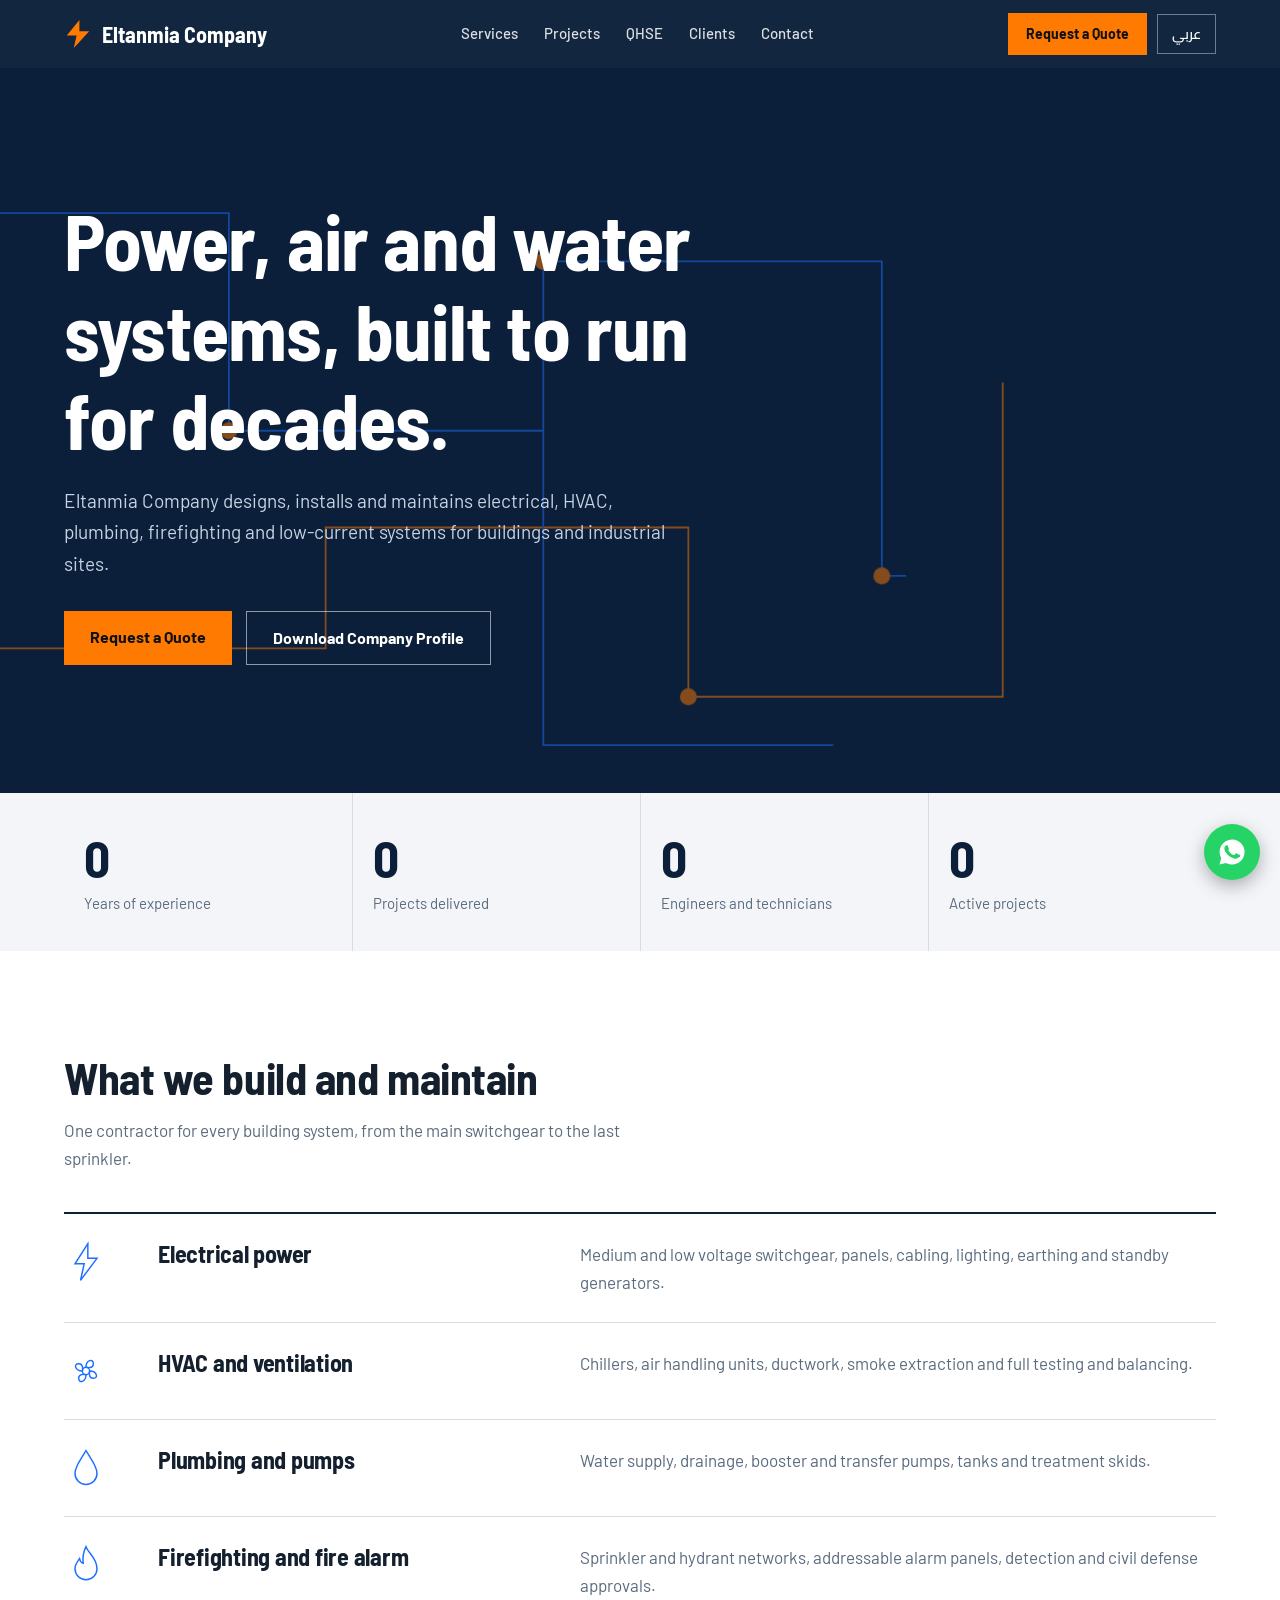
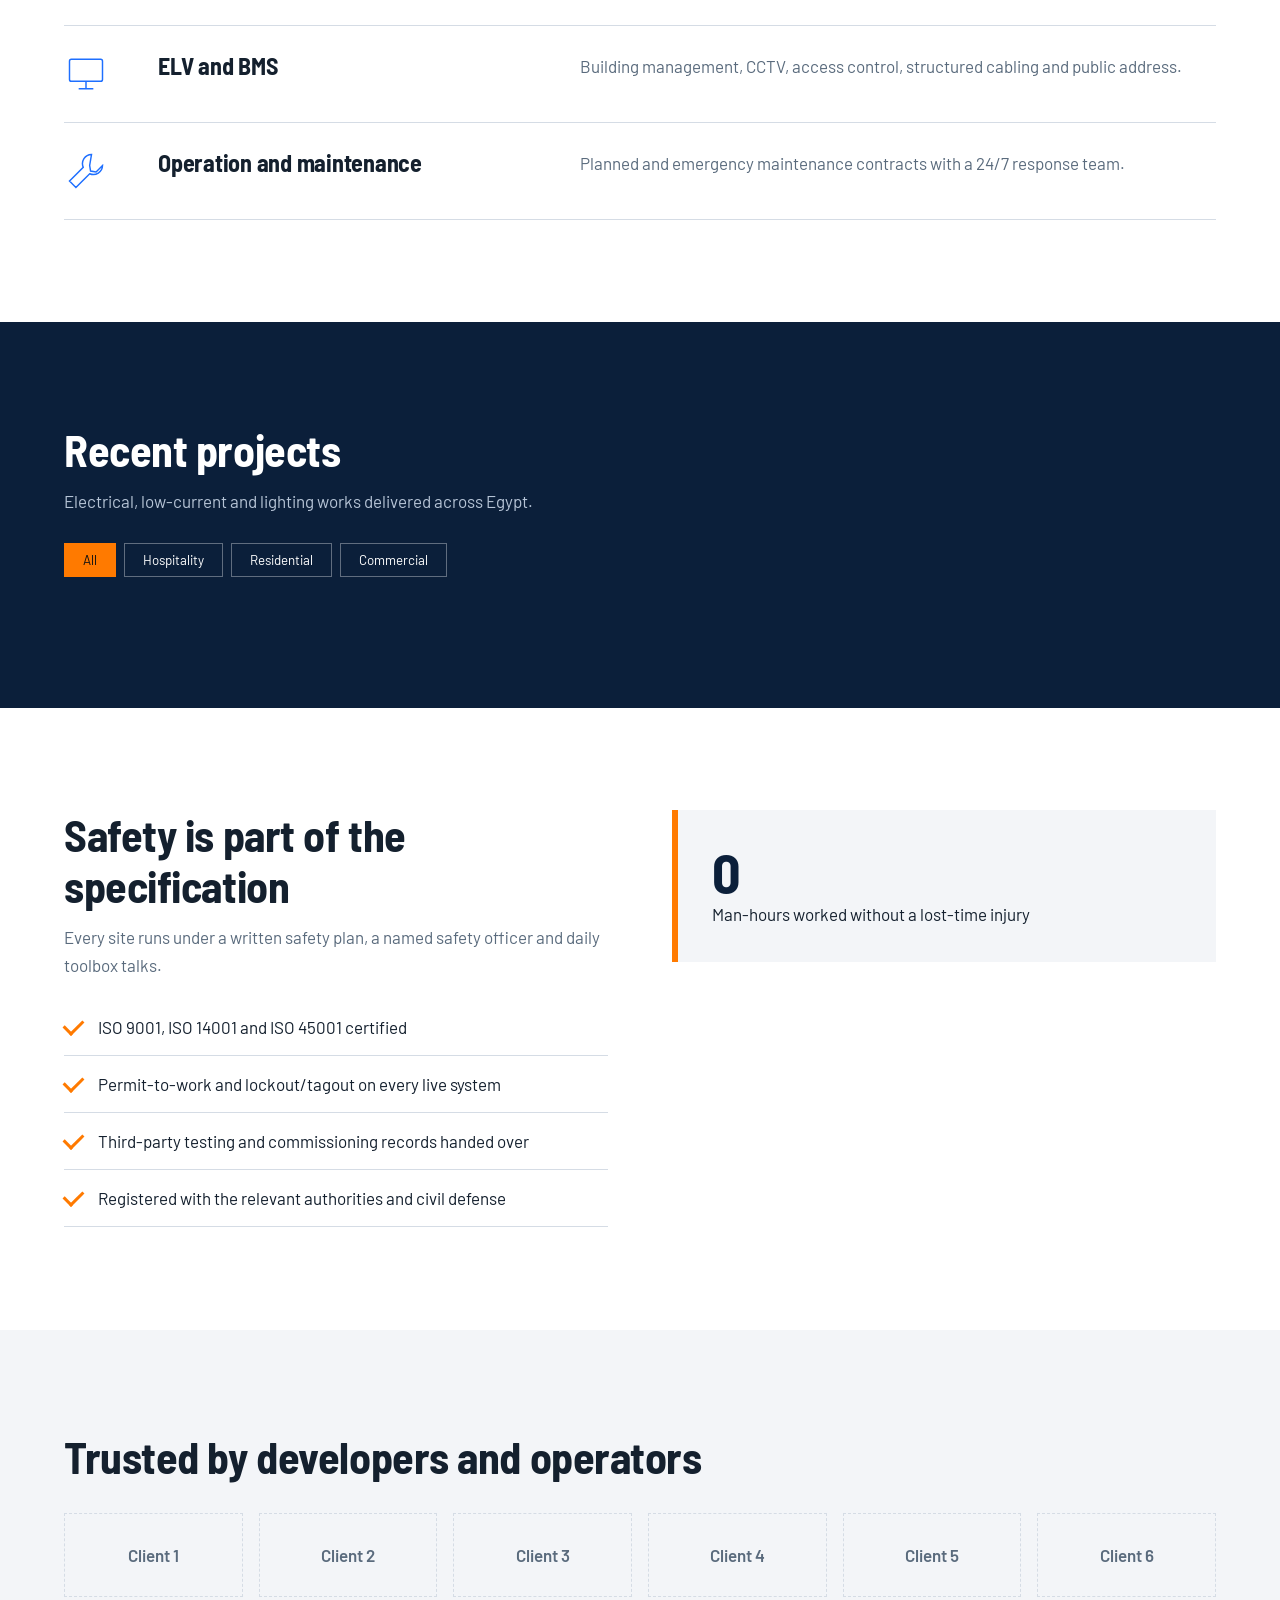
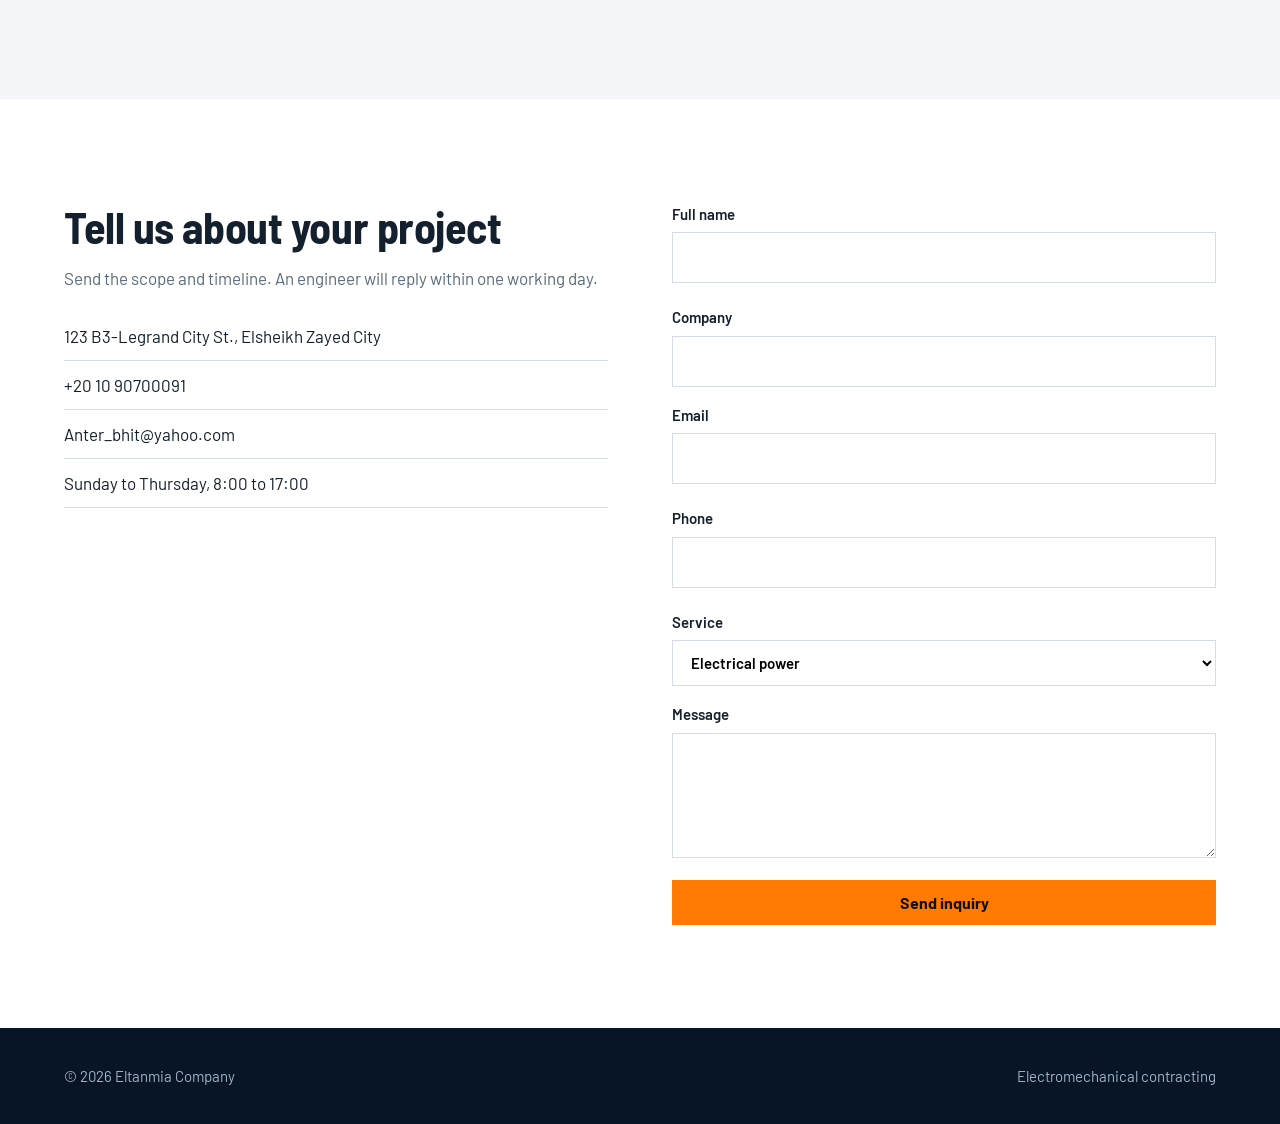
<file: eltamia.html>
<!DOCTYPE html>
<html lang="en" dir="ltr">
<head>
<meta charset="UTF-8">
<meta name="viewport" content="width=device-width, initial-scale=1">
<title>Eltanmia Company | Electromechanical Contracting</title>
<meta name="description" content="MEP and electromechanical contracting: electrical, HVAC, plumbing, firefighting, ELV and BMS.">
<link rel="alternate" hreflang="en" href="?lang=en">
<link rel="alternate" hreflang="ar" href="?lang=ar">
<link rel="preconnect" href="https://fonts.googleapis.com">
<link href="https://fonts.googleapis.com/css2?family=Barlow:wght@400;500;600;700&family=Barlow+Semi+Condensed:wght@600;700&family=Cairo:wght@400;600;700;800&display=swap" rel="stylesheet">
<script type="application/ld+json">{"@context":"https://schema.org","@type":"Organization","name":"Eltanmia Company","description":"Electromechanical contracting company"}</script>
<style>
:root{--navy:#0B1F3A;--navy2:#14304f;--blue:#1E6FFF;--orange:#FF7A00;--paper:#F3F5F8;--ink:#14202e;--mute:#5a6b7d;--line:#d5dce5;--pad:clamp(20px,5vw,72px)}
*{box-sizing:border-box;margin:0;padding:0}
html{scroll-behavior:smooth}
body{font-family:'Barlow','Cairo',sans-serif;color:var(--ink);background:#fff;line-height:1.65;font-size:17px}
html[lang=ar] body,html[lang=ar] h1,html[lang=ar] h2,html[lang=ar] h3{font-family:'Cairo',sans-serif}
h1,h2,h3{font-family:'Barlow Semi Condensed','Cairo',sans-serif;line-height:1.15;letter-spacing:-.01em}
a{color:inherit;text-decoration:none}
:focus-visible{outline:3px solid var(--orange);outline-offset:2px}
.wrap{padding-inline:var(--pad);max-width:1320px;margin-inline:auto}
section{padding-block:clamp(56px,8vw,104px)}
h2{font-size:clamp(28px,4vw,44px);margin-bottom:12px}
.lead{color:var(--mute);max-width:62ch}

/* header */
header{position:sticky;top:0;z-index:50;background:rgba(11,31,58,.97);color:#fff;backdrop-filter:blur(6px)}
.bar{display:flex;align-items:center;justify-content:space-between;gap:16px;height:68px}
.logo{font:700 22px 'Barlow Semi Condensed','Cairo';display:flex;align-items:center;gap:10px}
.logo i{width:28px;height:28px;background:var(--orange);display:inline-block;clip-path:polygon(55% 0,10% 55%,45% 55%,35% 100%,90% 40%,55% 40%)}
nav{display:flex;gap:26px;font-size:15px;font-weight:500}
nav a{opacity:.85;padding-block:6px;border-block-end:2px solid transparent}
nav a:hover{opacity:1;border-color:var(--orange)}
.tools{display:flex;gap:10px;align-items:center}
.lang{border:1px solid rgba(255,255,255,.4);background:none;color:#fff;padding:6px 14px;cursor:pointer;font:600 14px 'Cairo','Barlow'}
.lang:hover{background:#fff;color:var(--navy)}
.menu{display:none;background:none;border:0;color:#fff;font-size:26px;cursor:pointer}
.btn{display:inline-block;background:var(--orange);color:#111;font-weight:700;padding:13px 26px;border:0;cursor:pointer;font-size:16px;font-family:inherit}
.btn:hover{background:#ff9230}
.btn.ghost{background:none;color:#fff;border:1.5px solid rgba(255,255,255,.55)}
.btn.ghost:hover{background:rgba(255,255,255,.12)}

.hero{background:var(--navy);color:#fff;position:relative;overflow:hidden;padding-block:clamp(64px,10vw,130px)}
.hero svg{position:absolute;inset:0;width:100%;height:100%;opacity:.5}
.hero path{fill:none;stroke:var(--blue);stroke-width:1.5;stroke-dasharray:1400;stroke-dashoffset:1400;animation:draw 3.2s ease forwards}
.hero path.o{stroke:var(--orange);animation-delay:.6s}
.hero circle{fill:var(--orange);opacity:0;animation:pop .4s 2.6s forwards}
@keyframes draw{to{stroke-dashoffset:0}}@keyframes pop{to{opacity:1}}
.hero .wrap{position:relative}
.hero h1{font-size:clamp(38px,6.4vw,78px);max-width:16ch;margin-bottom:20px}
.hero p{max-width:56ch;font-size:19px;color:#c6d3e3;margin-bottom:32px}
.hero .cta{display:flex;gap:14px;flex-wrap:wrap}

.stats{background:var(--paper);padding-block:0}
.stats .wrap{display:grid;grid-template-columns:repeat(4,1fr)}
.stat{padding:34px 20px;border-inline-start:1px solid var(--line)}
.stat:first-child{border-inline-start:0}
.stat b{display:block;font:700 clamp(34px,4vw,52px) 'Barlow Semi Condensed';color:var(--navy)}
.stat span{color:var(--mute);font-size:15px}

.svc{margin-top:40px;border-block-start:2px solid var(--navy)}
.row{display:grid;grid-template-columns:70px 1fr 1.6fr;gap:24px;padding:26px 0;border-block-end:1px solid var(--line);align-items:start}
.row:hover{background:var(--paper)}
.row svg{width:44px;height:44px;stroke:var(--blue);fill:none;stroke-width:1.6}
.row h3{font-size:24px}
.row p{color:var(--mute)}

.dark{background:var(--navy);color:#fff}
.dark .lead{color:#b6c4d6}
.filters{display:flex;gap:8px;flex-wrap:wrap;margin:28px 0}
.filters button{background:none;border:1px solid rgba(255,255,255,.35);color:#fff;padding:8px 18px;cursor:pointer;font:600 14px inherit;font-family:inherit}
.filters button[aria-pressed=true]{background:var(--orange);border-color:var(--orange);color:#111}
.grid{display:grid;grid-template-columns:repeat(auto-fill,minmax(290px,1fr));gap:22px}
.proj{background:var(--navy2);overflow:hidden}
.proj .img{height:190px;background:linear-gradient(135deg,#1c4673,#0f2a47);display:grid;place-items:center;position:relative;background-size:cover;background-position:center;background-repeat:no-repeat}
.proj .img svg{width:70px;stroke:rgba(255,255,255,.35);fill:none;stroke-width:1.4}
.proj .info{padding:20px}
.proj h3{font-size:21px;margin-bottom:6px}
.proj small{color:#9fb3c9}

.two{display:grid;grid-template-columns:1fr 1fr;gap:clamp(28px,5vw,72px);align-items:start}
.checks li{list-style:none;padding:14px 0;border-block-end:1px solid var(--line);padding-inline-start:34px;position:relative}
.checks li::before{content:"";position:absolute;inset-inline-start:0;top:20px;width:16px;height:9px;border-inline-start:3px solid var(--orange);border-block-end:3px solid var(--orange);transform:rotate(-45deg)}
.safety{background:var(--paper);padding:34px;border-inline-start:6px solid var(--orange)}
.safety b{font:700 56px 'Barlow Semi Condensed';color:var(--navy);display:block;line-height:1}

.logos{display:grid;grid-template-columns:repeat(auto-fit,minmax(150px,1fr));gap:16px;margin-top:30px}
.logos div{border:1px dashed var(--line);height:84px;display:grid;place-items:center;color:var(--mute);font-weight:600}

form{display:grid;gap:16px}
label{display:grid;gap:6px;font-weight:600;font-size:15px}
input,select,textarea{font:inherit;padding:12px 14px;border:1.5px solid var(--line);background:#fff;width:100%}
input:focus,select:focus,textarea:focus{border-color:var(--blue);outline:none}
.err{color:#c0301c;font-size:13px;font-weight:500;min-height:0}
.ok{background:#e6f6ec;border-inline-start:5px solid #1b8a45;padding:16px;display:none}
.info li{list-style:none;padding:10px 0;border-block-end:1px solid var(--line)}

footer{background:#071526;color:#9fb3c9;padding-block:36px;font-size:15px}
footer .wrap{display:flex;justify-content:space-between;flex-wrap:wrap;gap:12px}
.wa{position:fixed;inset-inline-end:20px;bottom:20px;width:56px;height:56px;border-radius:50%;background:#25D366;display:grid;place-items:center;box-shadow:0 6px 18px rgba(0,0,0,.3);z-index:60}
.wa svg{width:30px;fill:#fff}

@media(max-width:860px){
 nav{position:absolute;inset-inline:0;top:68px;background:var(--navy);flex-direction:column;padding:10px var(--pad) 20px;gap:4px;display:none}
 nav.open{display:flex}nav a{padding:12px 0}
 .menu{display:block}
 .stats .wrap{grid-template-columns:1fr 1fr}.stat:nth-child(3){border-inline-start:0}
 .row{grid-template-columns:50px 1fr}.row p{grid-column:2}
 .two{grid-template-columns:1fr}
 .tools .btn{display:none}
}
@media(prefers-reduced-motion:reduce){.hero path{animation:none;stroke-dashoffset:0}.hero circle{animation:none;opacity:1}html{scroll-behavior:auto}}
</style>
</head>
<body>

<header>
 <div class="wrap bar">
  <a href="#top" class="logo"><i></i>Eltanmia Company</a>
  <nav id="nav" aria-label="Main">
   <a href="#services" data-i="n_services">Services</a>
   <a href="#projects" data-i="n_projects">Projects</a>
   <a href="#qhse" data-i="n_qhse">QHSE</a>
   <a href="#clients" data-i="n_clients">Clients</a>
   <a href="#contact" data-i="n_contact">Contact</a>
  </nav>
  <div class="tools">
   <a href="#contact" class="btn" data-i="quote" style="padding:9px 18px;font-size:14px">Request a Quote</a>
   <button class="lang" id="lang" aria-label="Switch language">عربي</button>
   <button class="menu" id="menu" aria-label="Menu">☰</button>
  </div>
 </div>
</header>

<main id="top">
<section class="hero">
 <svg viewBox="0 0 1200 600" preserveAspectRatio="xMidYMid slice" aria-hidden="true">
  <path d="M0 120 H260 V300 H520 V160 H800 V420 H1200"/>
  <path class="o" d="M0 480 H340 V380 H640 V520 H900 V260 H1200"/>
  <path d="M520 300 V560 H760"/>
  <circle cx="260" cy="300" r="7"/><circle cx="520" cy="160" r="7"/><circle cx="800" cy="420" r="7"/><circle cx="640" cy="520" r="7"/>
 </svg>
 <div class="wrap">
  <h1 data-i="h1">Power, air and water systems, built to run for decades.</h1>
  <p data-i="h1p">Eltanmia Company designs, installs and maintains electrical, HVAC, plumbing, firefighting and low-current systems for buildings and industrial sites.</p>
  <div class="cta">
   <a href="#contact" class="btn" data-i="quote">Request a Quote</a>
   <a href="#" class="btn ghost" data-i="profile">Download Company Profile</a>
  </div>
 </div>
</section>

<section class="stats" aria-label="Key figures">
 <div class="wrap">
  <div class="stat"><b data-n="10">0</b><span data-i="s1">Years of experience</span></div>
  <div class="stat"><b data-n="20">0</b><span data-i="s2">Projects delivered</span></div>
  <div class="stat"><b data-n="100" data-suffix="+">0</b><span data-i="s3">Engineers and technicians</span></div>
  <div class="stat"><b data-n="5">0</b><span data-i="s4">Active projects</span></div>
 </div>
</section>

<section id="services">
 <div class="wrap">
  <h2 data-i="t_services">What we build and maintain</h2>
  <p class="lead" data-i="d_services">One contractor for every building system, from the main switchgear to the last sprinkler.</p>
  <div class="svc">
   <div class="row"><svg viewBox="0 0 48 48"><path d="M26 4 12 26h10l-4 18 18-24H26z"/></svg><h3 data-i="sv1">Electrical power</h3><p data-i="sv1d">Medium and low voltage switchgear, panels, cabling, lighting, earthing and standby generators.</p></div>
   <div class="row"><svg viewBox="0 0 48 48"><circle cx="24" cy="24" r="4"/><path d="M24 20c0-8 8-10 8-4s-8 4-8 4zM28 24c8 0 10 8 4 8s-4-8-4-8zM24 28c0 8-8 10-8 4s8-4 8-4zM20 24c-8 0-10-8-4-8s4 8 4 8z"/></svg><h3 data-i="sv2">HVAC and ventilation</h3><p data-i="sv2d">Chillers, air handling units, ductwork, smoke extraction and full testing and balancing.</p></div>
   <div class="row"><svg viewBox="0 0 48 48"><path d="M24 5C16 18 12 24 12 30a12 12 0 0 0 24 0c0-6-4-12-12-25z"/></svg><h3 data-i="sv3">Plumbing and pumps</h3><p data-i="sv3d">Water supply, drainage, booster and transfer pumps, tanks and treatment skids.</p></div>
   <div class="row"><svg viewBox="0 0 48 48"><path d="M24 4c3 8 12 12 12 24a12 12 0 0 1-24 0c0-5 3-8 5-11 1 4 3 5 4 5-1-7 0-12 3-18z"/></svg><h3 data-i="sv4">Firefighting and fire alarm</h3><p data-i="sv4d">Sprinkler and hydrant networks, addressable alarm panels, detection and civil defense approvals.</p></div>
   <div class="row"><svg viewBox="0 0 48 48"><rect x="6" y="8" width="36" height="24" rx="2"/><path d="M16 40h16M24 32v8"/></svg><h3 data-i="sv5">ELV and BMS</h3><p data-i="sv5d">Building management, CCTV, access control, structured cabling and public address.</p></div>
   <div class="row"><svg viewBox="0 0 48 48"><path d="M30 6a10 10 0 0 0-9 14L6 35l7 7 15-15a10 10 0 0 0 14-9l-7 7-6-1-1-6z"/></svg><h3 data-i="sv6">Operation and maintenance</h3><p data-i="sv6d">Planned and emergency maintenance contracts with a 24/7 response team.</p></div>
  </div>
 </div>
</section>

<section id="projects" class="dark">
 <div class="wrap">
  <h2 data-i="t_projects">Recent projects</h2>
  <p class="lead" data-i="d_projects">Electrical, low-current and lighting works delivered across Egypt.</p>
  <div class="filters" id="filters" role="group">
   <button data-f="all" aria-pressed="true" data-i="f_all">All</button>
   <button data-f="hosp" aria-pressed="false" data-i="f_hosp">Hospitality</button>
   <button data-f="res" aria-pressed="false" data-i="f_res">Residential</button>
   <button data-f="comm" aria-pressed="false" data-i="f_comm">Commercial</button>
  </div>
  <div class="grid" id="grid"></div>
 </div>
</section>

<section id="qhse">
 <div class="wrap two">
  <div>
   <h2 data-i="t_qhse">Safety is part of the specification</h2>
   <p class="lead" data-i="d_qhse">Every site runs under a written safety plan, a named safety officer and daily toolbox talks.</p>
   <ul class="checks" style="margin-top:20px">
    <li data-i="q1">ISO 9001, ISO 14001 and ISO 45001 certified</li>
    <li data-i="q2">Permit-to-work and lockout/tagout on every live system</li>
    <li data-i="q3">Third-party testing and commissioning records handed over</li>
    <li data-i="q4">Registered with the relevant authorities and civil defense</li>
   </ul>
  </div>
  <div class="safety"><b data-n="2400000" data-suffix="+">0</b><p data-i="safe">Man-hours worked without a lost-time injury</p></div>
 </div>
</section>

<section id="clients" style="background:var(--paper)">
 <div class="wrap">
  <h2 data-i="t_clients">Trusted by developers and operators</h2>
  <div class="logos"><div>Client 1</div><div>Client 2</div><div>Client 3</div><div>Client 4</div><div>Client 5</div><div>Client 6</div></div>
 </div>
</section>

<section id="contact">
 <div class="wrap two">
  <div>
   <h2 data-i="t_contact">Tell us about your project</h2>
   <p class="lead" data-i="d_contact">Send the scope and timeline. An engineer will reply within one working day.</p>
   <ul class="info" style="margin-top:20px">
    <li data-i="addr">123 B3-Legrand City St., Elsheikh Zayed City</li>
    <li dir="ltr" style="text-align:start">+20 10 90700091</li>
    <li dir="ltr" style="text-align:start">Anter_bhit@yahoo.com</li>
    <li data-i="hours">Sunday to Thursday, 8:00 to 17:00</li>
   </ul>
  </div>
  <form id="form" novalidate>
   <label><span data-i="f_name">Full name</span><input name="name" required><span class="err"></span></label>
   <label><span data-i="f_company">Company</span><input name="company"></label>
   <label><span data-i="f_email">Email</span><input name="email" type="email" required><span class="err"></span></label>
   <label><span data-i="f_phone">Phone</span><input name="phone" type="tel" required><span class="err"></span></label>
   <label><span data-i="f_service">Service</span>
    <select name="service"><option data-i="sv1">Electrical power</option><option data-i="sv2">HVAC and ventilation</option><option data-i="sv3">Plumbing and pumps</option><option data-i="sv4">Firefighting and fire alarm</option><option data-i="sv5">ELV and BMS</option><option data-i="sv6">Operation and maintenance</option></select>
   </label>
   <label><span data-i="f_msg">Message</span><textarea name="msg" rows="4" required></textarea><span class="err"></span></label>
   <button class="btn" type="submit" data-i="send">Send inquiry</button>
   <div class="ok" id="ok" role="status" data-i="sent">Thank you. We received your inquiry and will reply within one working day.</div>
  </form>
 </div>
</section>
</main>

<footer><div class="wrap"><span>© 2026 Eltanmia Company</span><span data-i="foot">Electromechanical contracting</span></div></footer>

<a class="wa" href="https://wa.me/201090700091" aria-label="WhatsApp"><svg viewBox="0 0 24 24"><path d="M12 2a10 10 0 0 0-8.6 15L2 22l5.1-1.3A10 10 0 1 0 12 2zm5.2 14.2c-.2.6-1.300 1.200-1.800 1.200-.5 0-1.2-.1-3.8-1.1-2.7-1.1-4.5-3.9-4.6-4.1-.1-.2-1.1-1.5-1.1-2.9 0-1.4.7-2.1 1-2.4.2-.2.5-.3.7-.3h.5c.2 0 .4 0 .6.5.2.6.7 2 .8 2.2.1.1.2.3.1.5-.1.2-.2.3-.3.4-.2.2-.3.3-.1.6.2.4.8 1.3 1.7 2.1.9.8 1.8 1.2 2.2 1.4.3.2.5.2.7.1.2-.1.8-.9 1.1-1.2.2-.3.5-.2.8-.1l2.3 1.1c.3.1.5.2.6.3.1.4.1 1-.2 1.5z"/></svg></a>

<script>
const T={
en:{n_services:"Services",n_projects:"Projects",n_qhse:"QHSE",n_clients:"Clients",n_contact:"Contact",quote:"Request a Quote",profile:"Download Company Profile",
h1:"Power, air and water systems, built to run for decades.",h1p:"Eltanmia Company designs, installs and maintains electrical, HVAC, plumbing, firefighting and low-current systems for buildings and industrial sites.",
s1:"Years of experience",s2:"Projects delivered",s3:"Engineers and technicians",s4:"Active projects",
t_services:"What we build and maintain",d_services:"One contractor for every building system, from the main switchgear to the last sprinkler.",
sv1:"Electrical power",sv1d:"Medium and low voltage switchgear, panels, cabling, lighting, earthing and standby generators.",
sv2:"HVAC and ventilation",sv2d:"Chillers, air handling units, ductwork, smoke extraction and full testing and balancing.",
sv3:"Plumbing and pumps",sv3d:"Water supply, drainage, booster and transfer pumps, tanks and treatment skids.",
sv4:"Firefighting and fire alarm",sv4d:"Sprinkler and hydrant networks, addressable alarm panels, detection and civil defense approvals.",
sv5:"ELV and BMS",sv5d:"Building management, CCTV, access control, structured cabling and public address.",
sv6:"Operation and maintenance",sv6d:"Planned and emergency maintenance contracts with a 24/7 response team.",
t_projects:"Recent projects",d_projects:"Electrical, low-current and lighting works delivered across Egypt.",f_all:"All",f_hosp:"Hospitality",f_res:"Residential",f_comm:"Commercial",
t_qhse:"Safety is part of the specification",d_qhse:"Every site runs under a written safety plan, a named safety officer and daily toolbox talks.",
q1:"ISO 9001, ISO 14001 and ISO 45001 certified",q2:"Permit-to-work and lockout/tagout on every live system",q3:"Third-party testing and commissioning records handed over",q4:"Registered with the relevant authorities and civil defense",
safe:"Man-hours worked without a lost-time injury",t_clients:"Trusted by developers and operators",
t_contact:"Tell us about your project",d_contact:"Send the scope and timeline. An engineer will reply within one working day.",addr:"123 B3-Legrand City St., Elsheikh Zayed City",hours:"Sunday to Thursday, 8:00 to 17:00",
f_name:"Full name",f_company:"Company",f_email:"Email",f_phone:"Phone",f_service:"Service",f_msg:"Message",send:"Send inquiry",
sent:"Thank you. We received your inquiry and will reply within one working day.",foot:"Electromechanical contracting",
e_req:"This field is required.",e_mail:"Enter a valid email address.",
projects:[["Cleopatra Sidi Heneish Resort, Matrouh","Hospitality","hosp","Electrical, ELV, fire alarm, CCTV"],["Fantazia Beach Village, Hurghada","Hospitality","hosp","Power for 100 hotel rooms"],["Cleopatra Hotel, Marsa Alam","Hospitality","hosp","Electrical installation and finishing"],["Cleopatra Plaza Tower, Alexandria","Residential","res","18 floors, 4,200 m², electrical and ELV"],["Cleopatra Tower, Nasr City, Cairo","Residential","res","4,000 m² electrical and ELV network"],["Sakoor Compound, 6th of October","Residential","res","Villas, street lighting, mosque sound system"],["Al Shorouk Compound, Cairo","Residential","res","Central dish for 4 buildings, gate lighting"],["Cleopatra Ceramics showrooms","Commercial","comm","Tanta, Assiut, Suez and Miraland"],["Cleopatra Ceramics showroom, 2000 m² - Tanta","Commercial","comm","Ceramic showroom, 2,000 m², electrical and lighting works"],["Cleopatra Plaza Tower - Tanta","Residential","res","Residential tower, electrical and ELV works"],["Sigma Art Villas, Dreamland City - 6th of October","Residential","res","Villas, electrical and low-current works"],["Cleopatra Ceramics showroom - Mirland, Cairo","Commercial","comm","Ceramic showroom, electrical and lighting works"],["Cleopatra Ceramics showroom - Assiut","Commercial","comm","Ceramic showroom, electrical and lighting works"],["Cleopatra Ceramics showroom - Stadium","Commercial","comm","Ceramic showroom, electrical and lighting works"]]},
ar:{n_services:"الخدمات",n_projects:"المشاريع",n_qhse:"الجودة والسلامة",n_clients:"العملاء",n_contact:"تواصل معنا",quote:"اطلب عرض سعر",profile:"تحميل الملف التعريفي",
h1:"أنظمة كهرباء وهواء ومياه، مبنية لتعمل لعقود.",h1p:"تقوم التنمية الهندسية للمقاولات بتصميم وتركيب وصيانة أنظمة الكهرباء والتكييف والسباكة ومكافحة الحريق والتيار الخفيف للمباني والمواقع الصناعية.",
s1:"سنة خبرة",s2:"مشروع منجز",s3:"مهندس وفني",s4:"مشروعات نشطة",
t_services:"ما نقوم بتنفيذه وصيانته",d_services:"مقاول واحد لكل أنظمة المبنى، من لوحة التوزيع الرئيسية إلى آخر رشاش حريق.",
sv1:"الأنظمة الكهربائية",sv1d:"لوحات الجهد المتوسط والمنخفض، الكابلات، الإنارة، التأريض ومولدات الطوارئ.",
sv2:"التكييف والتهوية",sv2d:"الشيلرات، وحدات معالجة الهواء، مجاري الهواء، شفط الدخان، مع الاختبار والموازنة الكاملة.",
sv3:"السباكة والمضخات",sv3d:"شبكات المياه والصرف، مضخات الدفع والتحويل، الخزانات ووحدات المعالجة.",
sv4:"مكافحة الحريق والإنذار",sv4d:"شبكات الرش والحنفيات، لوحات إنذار عنونة، أنظمة الكشف واعتمادات الدفاع المدني.",
sv5:"التيار الخفيف ونظام إدارة المبنى",sv5d:"أنظمة إدارة المباني، كاميرات المراقبة، التحكم بالدخول، الكابلات المهيكلة والنداء الصوتي.",
sv6:"التشغيل والصيانة",sv6d:"عقود صيانة دورية وطارئة مع فريق استجابة على مدار الساعة.",
t_projects:"أحدث المشاريع",d_projects:"أعمال كهرباء وتيار خفيف وإنارة نفذناها في عدة محافظات.",f_all:"الكل",f_hosp:"فندقي",f_res:"سكني",f_comm:"تجاري",
t_qhse:"السلامة جزء من المواصفات",d_qhse:"يعمل كل موقع وفق خطة سلامة مكتوبة ومسؤول سلامة معيّن واجتماعات يومية قبل العمل.",
q1:"حاصلون على شهادات ISO 9001 وISO 14001 وISO 45001",q2:"نظام تصاريح العمل والعزل والإقفال على كل نظام حي",q3:"تسليم سجلات الفحص والاعتماد من جهات خارجية",q4:"مسجلون لدى الجهات المختصة والدفاع المدني",
safe:"ساعة عمل دون إصابة تعطّل عن العمل",t_clients:"يثق بنا المطورون والمشغلون",
t_contact:"حدثنا عن مشروعك",d_contact:"أرسل نطاق العمل والجدول الزمني، وسيرد عليك مهندس خلال يوم عمل واحد.",addr:"123 B3، شياخة الشيخ زايد المدينة",hours:"من الأحد إلى الخميس، 8:00 إلى 17:00",
f_name:"الاسم الكامل",f_company:"الشركة",f_email:"البريد الإلكتروني",f_phone:"رقم الهاتف",f_service:"الخدمة",f_msg:"الرسالة",send:"إرسال الاستفسار",
sent:"شكراً لك. استلمنا طلبك وسنرد عليك خلال يوم عمل واحد.",foot:"مقاولات الأعمال الكهروميكانيكية",
e_req:"هذا الحقل مطلوب.",e_mail:"أدخل بريداً إلكترونياً صحيحاً.",
projects:[["منتجع كليوباترا سيدي حنيش، مطروح","فندقي","hosp","كهرباء وتيار خفيف وإنذار حريق وكاميرات"],["قرية فانتازيا بيتش، الغردقة","فندقي","hosp","كهرباء 100 غرفة فندقية"],["فندق كليوباترا، مرسى علم","فندقي","hosp","تأسيس وتشطيب أعمال الكهرباء"],["برج كليوباترا بلازا، الإسكندرية","سكني","res","18 دوراً، 4200 م²، كهرباء وتيار خفيف"],["برج كليوباترا، مدينة نصر، القاهرة","سكني","res","4000 م²، كهرباء وشبكة تيار خفيف"],["كمبوند سكور، 6 أكتوبر","سكني","res","فيلات وإنارة طرق وصوتيات المسجد"],["كمبوند الشروق، القاهرة","سكني","res","دش مركزي لـ 4 عمارات وإنارة البوابات"],["معارض سيراميكا كليوباترا","تجاري","comm","طنطا وأسيوط والسويس وميرلاند"],["معرض سيراميكا كليوباترا مساحة 2000 متر مربع - طنطا","تجاري","comm","معرض سيراميك، 2000 م²، كهرباء وإنارة"],["برج كليوباترا بلازا - طنطا","سكني","res","برج سكني، كهرباء وتيار خفيف"],["فلل شركة سيجما ارت، مدينة دريم لاند - 6 أكتوبر","سكني","res","فلل، كهرباء والتيار الخفيف"],["معرض سيراميكا كليوباترا - الميرلاند القاهرة","تجاري","comm","معرض سيراميك، كهرباء وإنارة"],["معرض سيراميكا كليوباترا - أسيوط","تجاري","comm","معرض سيراميك، كهرباء وإنارة"],["معرض سيراميكا كليوباترا - الاستاد","تجاري","comm","معرض سيراميك، كهرباء وإنارة"]]};

const projectImageMap = {
  'منتجع كليوباترا سيدي حنيش، مطروح': 'assets/منتجع كليوباترا سيدي حنيش، مطروح-5.jpeg',
  'قرية فانتازيا بيتش، الغردقة': 'assets/قرية فانتازيا بيتش، الغردقة.jpeg',
  'فندق كليوباترا، مرسى علم': 'assets/فندق كليوباترا، مرسى علم.jpeg',
  'برج كليوباترا بلازا، الإسكندرية': 'assets/برج كليوباترا بلازا -الاسكندرية-4.jpeg',
  'برج كليوباترا، مدينة نصر، القاهرة': 'assets/برج كليوباترا-مدينة نصر-1.png',
  'كمبوند سكور، 6 أكتوبر': 'assets/كمبوند سكور-6 اكتوبر.jpeg',
  'كمبوند الشروق، القاهرة': 'assets/كمبوند الشروق-القاهرة-1.jpeg',
  'Cleopatra Sidi Heneish Resort, Matrouh': 'assets/منتجع كليوباترا سيدي حنيش، مطروح-5.jpeg',
  'Fantazia Beach Village, Hurghada': 'assets/قرية فانتازيا بيتش، الغردقة.jpeg',
  'Cleopatra Hotel, Marsa Alam': 'assets/فندق كليوباترا، مرسى علم.jpeg',
  'Cleopatra Plaza Tower, Alexandria': 'assets/برج كليوباترا بلازا -الاسكندرية-4.jpeg',
  'Cleopatra Tower, Nasr City, Cairo': 'assets/برج كليوباترا-مدينة نصر-1.png',
  'Sakoor Compound, 6th of October': 'assets/كمبوند سكور-6 اكتوبر.jpeg',
  'Al Shorouk Compound, Cairo': 'assets/كمبوند الشروق-القاهرة-1.jpeg'
};

let lang="en",filter="all";
const $=s=>document.querySelector(s),$$=s=>document.querySelectorAll(s);
const fmt=n=>n.toLocaleString(lang==="ar"?"ar-EG":"en-US");

function renderProjects(){
  $("#grid").innerHTML=T[lang].projects.filter(p=>filter==="all"||p[2]===filter).map(p=>{
    const projectName=p[0];
    const assetPath=projectImageMap[projectName] || null;
    const imageStyle=assetPath ? `background-image:linear-gradient(180deg,rgba(5,18,45,.08),rgba(5,18,45,.18)), url('${encodeURI(assetPath)}'); background-size:cover; background-position:center;` : '';
    return `<article class="proj"><div class="img" style="${imageStyle}"><svg viewBox="0 0 48 48"><path d="M6 42V16l14-8v34M20 42V22l14 6v14M34 42h8"/></svg></div><div class="info"><h3>${projectName}</h3><small>${p[1]} | ${p[3]}</small></div></article>`;
  }).join("");
  $("#grid .proj .img svg").forEach ? null : null;
  $$('#grid .proj .img').forEach(img=>{ const hasImage = img.style.backgroundImage.includes('url('); if(hasImage){ img.querySelector('svg').style.display='none'; }});
}

function setLang(l){
  lang=l;const d=T[l];
  document.documentElement.lang=l;document.documentElement.dir=l==="ar"?"rtl":"ltr";
  $$('[data-i]').forEach(e=>{if(d[e.dataset.i])e.textContent=d[e.dataset.i]});
  $("#lang").textContent=l==="ar"?"English":"عربي";
  document.title=l==="ar"?"التنمية الهندسية للمقاولات | المقاولات الكهروميكانيكية":"Eltanmia Company | Electromechanical Contracting";
  $$('[data-n]').forEach(e=>e.textContent=fmt(+e.dataset.n)+(e.dataset.suffix||""));
  renderProjects();
  try{localStorage.setItem("lang",l)}catch(e){}
}
$("#lang").onclick=()=>setLang(lang==="en"?"ar":"en");
$("#menu").onclick=()=>$("#nav").classList.toggle("open");
$$("#nav a").forEach(a=>a.onclick=()=>$("#nav").classList.remove("open"));
$("#filters").onclick=e=>{const b=e.target.closest("button");if(!b)return;filter=b.dataset.f;
 $$("#filters button").forEach(x=>x.setAttribute("aria-pressed",x===b));renderProjects()};

const io=new IntersectionObserver(es=>es.forEach(en=>{
 if(!en.isIntersecting)return;io.unobserve(en.target);
 const t=+en.target.dataset.n,suf=en.target.dataset.suffix||"",s=performance.now();
 (function tick(now){const p=Math.min((now-s)/1400,1);en.target.textContent=fmt(Math.round(t*p))+suf;if(p<1)requestAnimationFrame(tick)})(s);
}),{threshold:.6});
$$("[data-n]").forEach(e=>io.observe(e));

$("#form").onsubmit=e=>{
  e.preventDefault();let ok=true;const d=T[lang];
  $$("#form [required]").forEach(f=>{
   const er=f.parentElement.querySelector(".err");let m="";
   if(!f.value.trim())m=d.e_req;else if(f.type==="email"&&!/^\S+@\S+\.\S+$/.test(f.value))m=d.e_mail;
   er.textContent=m;if(m)ok=false;
  });
  if(ok){$("#ok").style.display="block";e.target.reset()}
};

let saved;try{saved=localStorage.getItem("lang")}catch(e){}
setLang(saved||new URLSearchParams(location.search).get("lang")||"en");
</script>
</body>
</html>
</file>
